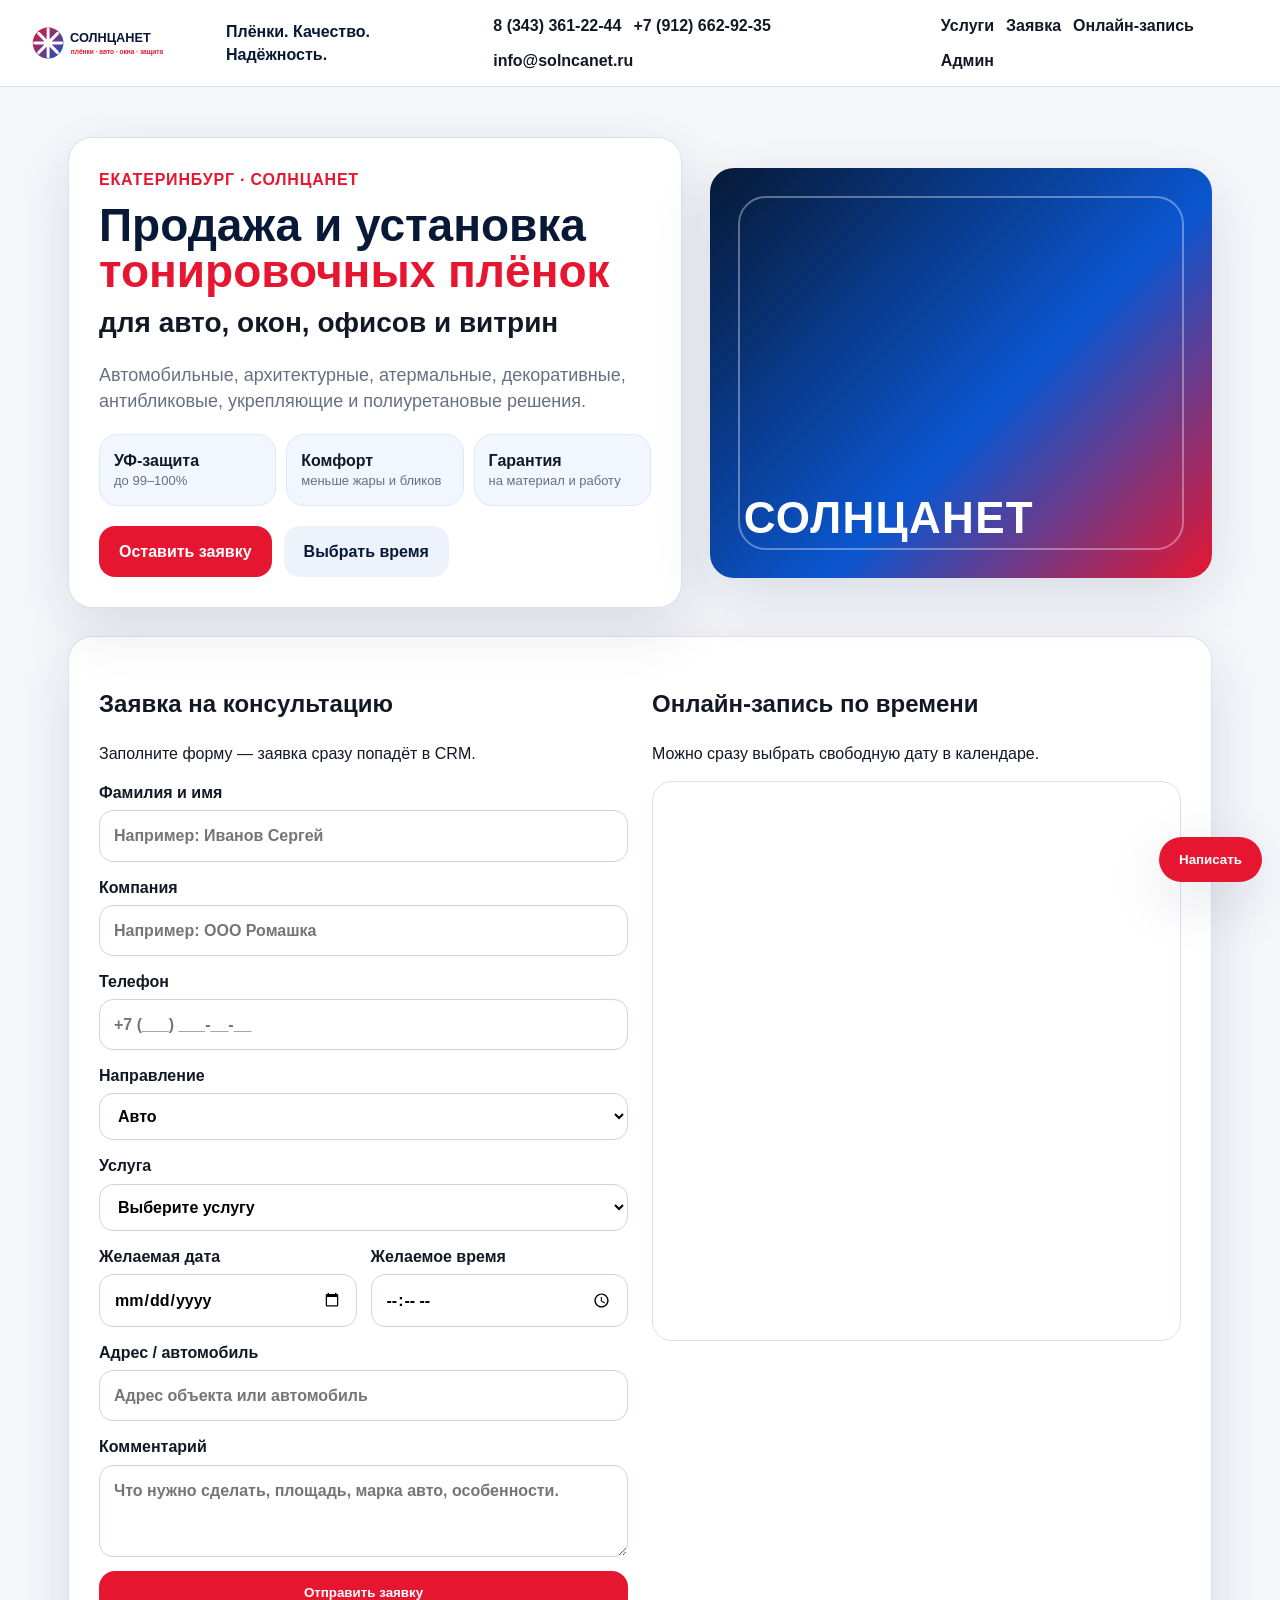
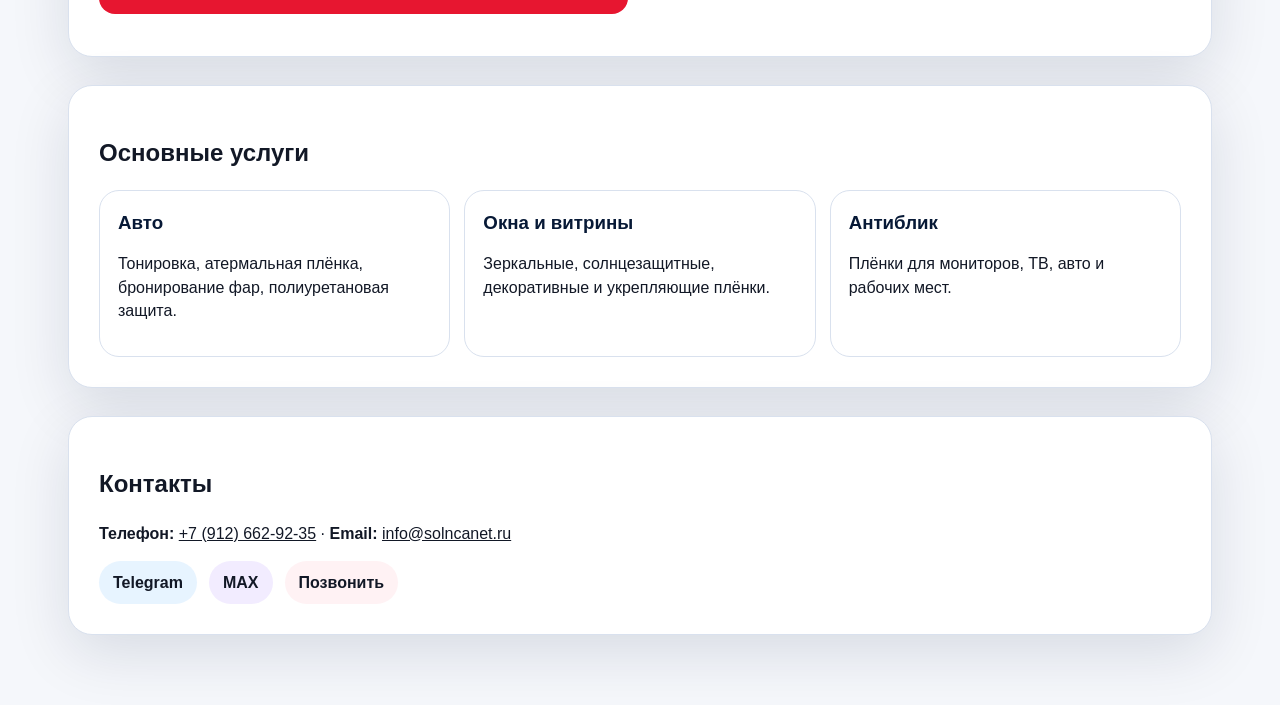
<file: index.html>
<!doctype html>
<html lang="ru">
<head>
  <meta charset="utf-8" />
  <meta name="viewport" content="width=device-width,initial-scale=1" />
  <title>СОЛНЦАНЕТ — продажа и установка плёнок</title>
  <meta name="description" content="СОЛНЦАНЕТ: тонировка авто, окон, балконов, витрин, антибликовые, декоративные, укрепляющие и полиуретановые плёнки. Онлайн-запись." />
  <link rel="manifest" href="/manifest.webmanifest" />
  <meta name="theme-color" content="#e71630" />
  <link rel="icon" href="/assets/icons/icon.svg" type="image/svg+xml" />
  <link rel="stylesheet" href="assets/site.css?v=67" />
</head>
<body>
  <header class="site-header">
    <a class="logo" href="index.html"><img src="assets/logo-solncanet.svg" alt="СОЛНЦАНЕТ"><span>Плёнки. Качество. Надёжность.</span></a>
    <div class="header-contacts"><a href="tel:+73433612244">8 (343) 361-22-44</a><a href="tel:+79126629235">+7 (912) 662-92-35</a><a href="mailto:info@solncanet.ru">info@solncanet.ru</a></div>
    <nav class="nav"><a href="#services">Услуги</a><a href="#booking">Заявка</a><a href="zapis.html">Онлайн-запись</a><a href="admin.html">Админ</a></nav>
  </header>

  <main>
    <section class="hero">
      <div class="hero__text">
        <p class="pretitle">Екатеринбург · СОЛНЦАНЕТ</p>
        <h1>Продажа и установка <span>тонировочных плёнок</span></h1>
        <h2>для авто, окон, офисов и витрин</h2>
        <p class="hero__desc">Автомобильные, архитектурные, атермальные, декоративные, антибликовые, укрепляющие и полиуретановые решения.</p>
        <div class="hero-badges"><div><b>УФ-защита</b><span>до 99–100%</span></div><div><b>Комфорт</b><span>меньше жары и бликов</span></div><div><b>Гарантия</b><span>на материал и работу</span></div></div>
        <div class="hero-actions"><a class="btn btn--red" href="#booking">Оставить заявку</a><a class="btn btn--light" href="zapis.html">Выбрать время</a></div>
      </div>
      <div class="hero__image" aria-hidden="true"></div>
    </section>

    <section id="booking" class="booking-card">
      <div class="booking-form">
        <h2>Заявка на консультацию</h2>
        <p>Заполните форму — заявка сразу попадёт в CRM.</p>
        <form id="leadForm" class="lead-form-v7">
          <input type="text" name="hpCompany" class="hp-field" tabindex="-1" autocomplete="off" aria-hidden="true">
          <input type="hidden" name="formStartedAt" id="formStartedAt">
          <label>Фамилия и имя<input name="name" placeholder="Например: Иванов Сергей" autocomplete="name" required></label>
          <label>Компания<input name="companyName" placeholder="Например: ООО Ромашка" autocomplete="organization"></label>
          <label>Телефон<input name="phone" placeholder="+7 (___) ___-__-__" autocomplete="tel" required></label>
          <label>Направление<select name="direction"><option>Авто</option><option>Архитектура</option></select></label>
          <label>Услуга<select name="service" required><option value="">Выберите услугу</option><option>Тонировка стекол автомобиля</option><option>Атермальная тонировка автомобиля</option><option>Бронирование фар</option><option>Полиуретановая защита авто</option><option>Тонировка окон / балкона</option><option>Бронирование стекол / витрин</option><option>Декоративное тонирование</option><option>Антибликовая плёнка</option><option>Замер / консультация</option><option>Другое</option></select></label>
          <div class="form-row-2"><label>Желаемая дата<input name="preferredDate" type="date"></label><label>Желаемое время<input name="preferredTime" type="time"></label></div>
          <label>Адрес / автомобиль<input name="address" placeholder="Адрес объекта или автомобиль"></label>
          <label>Комментарий<textarea name="task" placeholder="Что нужно сделать, площадь, марка авто, особенности." required></textarea></label>
          <button class="btn btn--red" id="leadSubmitBtn" type="submit">Отправить заявку</button>
        </form>
        <div id="leadMessage" class="form-message"></div>
      </div>
      <div class="calendar-embed">
        <h2>Онлайн-запись по времени</h2>
        <p>Можно сразу выбрать свободную дату в календаре.</p>
        <iframe src="https://cal.com/solncanet?embed=true" title="Онлайн-запись СОЛНЦАНЕТ" loading="lazy" allow="camera; microphone; fullscreen; autoplay; clipboard-write"></iframe>
      </div>
    </section>

    <section id="services" class="services">
      <h2>Основные услуги</h2>
      <div class="cards">
        <div class="card"><h3>Авто</h3><p>Тонировка, атермальная плёнка, бронирование фар, полиуретановая защита.</p></div>
        <div class="card"><h3>Окна и витрины</h3><p>Зеркальные, солнцезащитные, декоративные и укрепляющие плёнки.</p></div>
        <div class="card"><h3>Антиблик</h3><p>Плёнки для мониторов, ТВ, авто и рабочих мест.</p></div>
      </div>
    </section>

    <section id="contacts" class="contacts">
      <h2>Контакты</h2>
      <p><b>Телефон:</b> <a href="tel:+79126629235">+7 (912) 662-92-35</a> · <b>Email:</b> <a href="mailto:info@solncanet.ru">info@solncanet.ru</a></p>
      <div class="booking-contact-choice"><a class="messenger messenger--tg" href="https://t.me/infosnt" target="_blank" rel="noopener">Telegram</a><a class="messenger messenger--max" href="https://max.ru/u/f9LHodD0cOJzCTZONeauAnUFGMjW4PM404PirE-rPHovceQ9714S84993z8" target="_blank" rel="noopener">MAX</a><a class="messenger messenger--phone" href="tel:+79126629235">Позвонить</a></div>
    </section>
  </main>

  <div class="floating-contact"><button class="floating-contact__main" type="button">Написать</button><div class="floating-contact__menu"><a href="https://t.me/infosnt" target="_blank" rel="noopener">Telegram</a><a href="https://max.ru/u/f9LHodD0cOJzCTZONeauAnUFGMjW4PM404PirE-rPHovceQ9714S84993z8" target="_blank" rel="noopener">MAX</a><a href="tel:+79126629235">Позвонить</a></div></div>
  <script src="assets/site.js?v=67"></script>
  <script src="assets/pwa.js?v=67"></script>
</body>
</html>
</file>
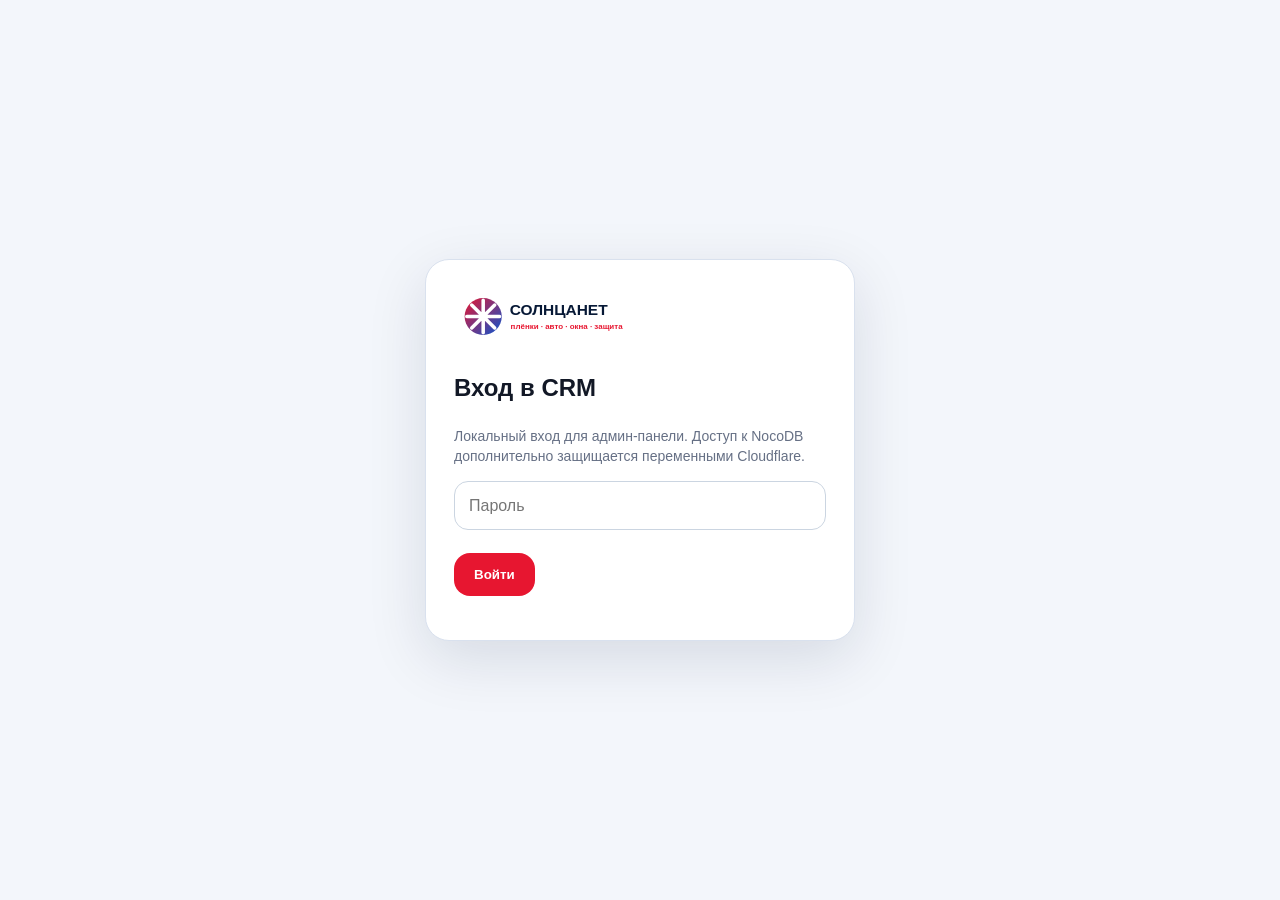
<file: admin.html>
<!doctype html>
<html lang="ru">
<head>
  <meta charset="utf-8" />
  <meta name="viewport" content="width=device-width,initial-scale=1" />
  <title>СОЛНЦАНЕТ CRM v67</title>
  <link rel="manifest" href="/manifest.webmanifest" />
  <meta name="theme-color" content="#e71630" />
  <link rel="icon" href="/assets/icons/icon.svg" type="image/svg+xml" />
  <link rel="stylesheet" href="assets/admin.css?v=67" />
</head>
<body class="admin-body">
  <section id="loginScreen" class="login-screen">
    <div class="login-card">
      <img src="assets/logo-solncanet.svg" alt="СОЛНЦАНЕТ">
      <h1>Вход в CRM</h1>
      <p class="hint">Локальный вход для админ-панели. Доступ к NocoDB дополнительно защищается переменными Cloudflare.</p>
      <form id="loginForm">
        <input id="loginPassword" type="password" placeholder="Пароль" autocomplete="current-password" required>
        <br><br>
        <button class="btn btn--red" type="submit">Войти</button>
      </form>
      <p id="loginMsg" class="message"></p>
    </div>
  </section>

  <section id="app" class="admin-shell hidden">
    <div class="admin-topbar">
      <div class="brand"><img src="assets/logo-solncanet.svg" alt="СОЛНЦАНЕТ"><span>CRM v67 clean</span></div>
      <div class="btn-row">
        <button id="newBtn" class="btn btn--red" type="button">+ Новая заявка</button>
        <button id="refreshBtn" class="btn btn--light" type="button">Обновить</button>
        <button id="logoutBtn" class="btn btn--light" type="button">Выйти</button>
      </div>
    </div>
    <div class="admin-layout">
      <aside class="sidebar">
        <button data-section="requests" class="active">Заявки</button>
        <button data-section="calendar">Календарь</button>
        <button data-section="reports">Отчёты</button>
        <button data-section="trash">Корзина</button>
        <button data-section="settings">Проверка</button>
      </aside>
      <main class="content">
        <p id="appMsg" class="message"></p>

        <section id="section-requests" class="panel">
          <div class="panel-title"><div><h1>Заявки</h1><p class="hint">Авто и архитектура. SMS: подтверждение автоматически, напоминания автоматически, перенос и отзыв вручную.</p></div><div class="btn-row"><button id="downloadXlsBtn" class="btn-small blue">Скачать Excel</button><button id="downloadCsvBtn" class="btn-small">CSV</button></div></div>
          <div class="stats"><div class="stat"><span>Всего</span><b id="statTotal">0</b></div><div class="stat"><span>Новые</span><b id="statNew">0</b></div><div class="stat"><span>Авто сумма</span><b id="statAuto">0 ₽</b></div><div class="stat"><span>м² архитектура</span><b id="statM2">0</b></div></div>
          <div class="filters"><input id="search" placeholder="Поиск: клиент, телефон, авто, адрес, услуга"><select id="directionFilter"><option value="">Все направления</option><option>Авто</option><option>Архитектура</option></select><select id="statusFilter"><option value="">Все статусы</option><option>Новая заявка</option><option>В работе</option><option>Выполнено</option><option>Оплачено</option><option>Отменена</option><option>Удалена</option></select><input id="dateFilter" type="date"><button id="clearFilters" class="btn-small" type="button">Сброс</button></div>
          <div class="table-wrap"><table><thead><tr><th>#</th><th>Дата</th><th>Клиент</th><th>Телефон</th><th>Направление</th><th>Объект</th><th>Услуга</th><th>Сумма / м²</th><th>Статус</th><th></th></tr></thead><tbody id="requestsBody"></tbody></table></div>
        </section>

        <section id="section-calendar" class="panel hidden">
          <h1>Календарь</h1>
          <p class="hint">Упрощённый список ближайших записей из заявок.</p>
          <div id="calendarList" class="cards"></div>
        </section>

        <section id="section-reports" class="panel hidden">
          <h1>Отчёты</h1>
          <div class="report-filters"><input id="reportFrom" type="date"><input id="reportTo" type="date"><select id="reportDirection"><option value="">Все направления</option><option>Авто</option><option>Архитектура</option></select><select id="reportStatus"><option value="">Все статусы</option><option>Выполнено</option><option>Оплачено</option><option>В работе</option><option>Новая заявка</option></select><button id="reportXlsBtn" class="btn-small blue">Скачать отчёт</button></div>
          <div class="table-wrap"><table><thead><tr><th>Показатель</th><th>Значение</th></tr></thead><tbody id="reportBody"></tbody></table></div>
        </section>

        <section id="section-trash" class="panel hidden">
          <h1>Корзина</h1>
          <p class="hint">Удаление безопасное: заявка получает статус «Удалена», физически из NocoDB не стирается.</p>
          <div class="table-wrap"><table><thead><tr><th>#</th><th>Дата</th><th>Клиент</th><th>Телефон</th><th>Услуга</th><th>Статус</th><th></th></tr></thead><tbody id="trashBody"></tbody></table></div>
        </section>

        <section id="section-settings" class="panel hidden">
          <h1>Проверка подключения</h1>
          <div class="btn-row"><button id="healthBtn" class="btn-small blue">Проверить Cloudflare / NocoDB / SMS</button><button id="runSmsCronBtn" class="btn-small blue">Запустить SMS-напоминания сейчас</button><button id="clearCacheBtn" class="btn-small">Очистить кеш браузера</button></div>
          <p id="healthResult" class="ok-note">После загрузки на Cloudflare нажмите проверку. Если переменные окружения заполнены, будет статус OK.</p><p class="hint">Автоматически отправляются: подтверждение записи, напоминание за день и за 2 часа. Вручную из карточки отправляются: перенос записи и благодарность с отзывом.</p>
          <div class="danger-note"><b>Важно:</b> эта сборка содержит SMS-автоматизацию v67. В GitHub нужно загрузить содержимое архива в корень репозитория.</div>
        </section>
      </main>
    </div>
  </section>

  <dialog id="requestDialog">
    <div class="dialog-head"><div><h2 id="dialogTitle">Заявка</h2><p id="dialogSub" class="hint">Сохраните изменения кнопкой «Сохранить».</p></div><button id="closeDialog" class="close-x" type="button">×</button></div>
    <div class="dialog-body">
      <div class="dialog-grid">
        <label class="field">Дата записи<input id="fDate" type="date"></label>
        <label class="field">Время записи<input id="fTime" type="time"></label>
        <label class="field">Статус<select id="fStatus"><option>Новая заявка</option><option>В работе</option><option>Выполнено</option><option>Оплачено</option><option>Отменена</option><option>Удалена</option></select></label>
        <label class="field">Направление<select id="fDirection"><option>Авто</option><option>Архитектура</option></select></label>
        <label class="field">Имя клиента<input id="fName" placeholder="Фамилия имя"></label>
        <label class="field">Телефон<input id="fPhone" placeholder="+7..."></label>
        <label class="field">Ответственный<input id="fResponsible" placeholder="Роман / Сергей / монтажник"></label>
        <label class="field">Компания<input id="fCompany" placeholder="Название компании"></label>
        <label class="field arch-only" data-arch-field="m2">Итоговый м²<input id="fM2" inputmode="decimal"></label>
        <label class="field arch-only" data-arch-field="film">Материал / плёнка<input id="fFilm" placeholder="Материал для архитектуры"></label>
        <label class="field arch-only full" data-arch-field="address">Адрес<input id="fAddress" placeholder="Адрес объекта"></label>
        <label class="field arch-only full" data-arch-field="service">Услуга<input id="fService" placeholder="Например: тонировка окон"></label>

        <div id="autoBlock" class="dialog-section">
          <h3>Авто</h3>
          <label class="field">Автомобиль<input id="fAuto" placeholder="Например: Solaris 2015, BMW X5"></label>
          <h3>Услуги и стоимость</h3>
          <div id="autoRows"></div>
          <button id="addAutoService" class="btn-small blue" type="button">+ услуга</button>
          <div class="auto-total">Общая стоимость: <b id="autoTotal">0 ₽</b></div>
        </div>

        <label class="field full">Комментарий<textarea id="fComment" placeholder="Комментарий клиента / администратора"></textarea></label>
      </div>
    </div>
    <div class="dialog-actions"><button id="deleteBtn" class="btn-small red" type="button">В корзину</button><button id="sendRescheduleSmsBtn" class="btn-small blue" type="button">SMS перенос</button><button id="sendReviewSmsBtn" class="btn-small blue" type="button">SMS отзыв</button><button id="saveBtn" class="btn btn--red" type="button">Сохранить</button></div>
  </dialog>

  <script src="assets/admin.js?v=67"></script>
</body>
</html>
</file>
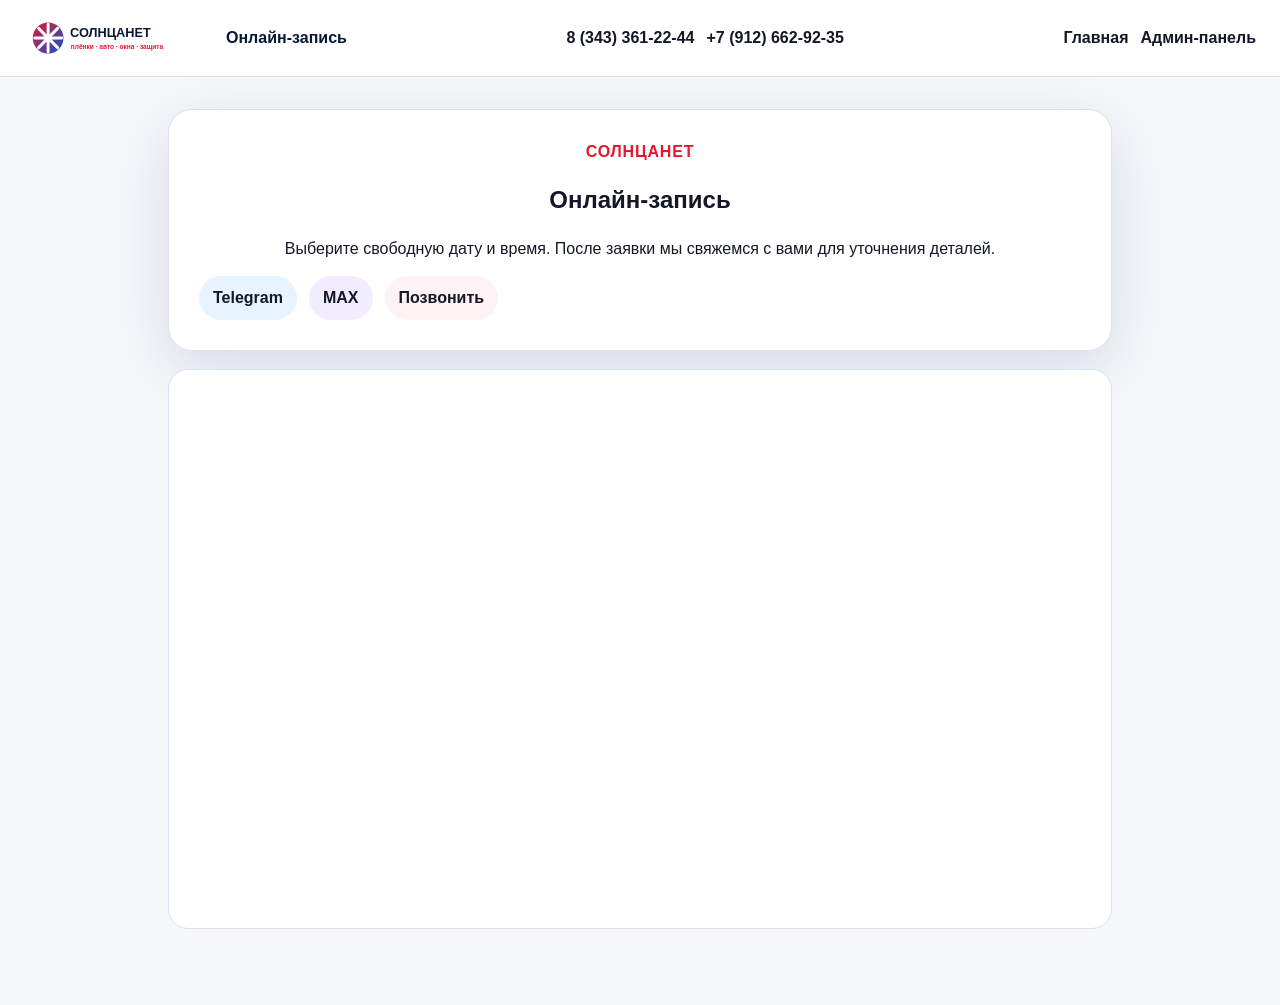
<file: zapis.html>
<!doctype html>
<html lang="ru">
<head>
  <meta charset="utf-8" />
  <meta name="viewport" content="width=device-width,initial-scale=1" />
  <title>Онлайн-запись — СОЛНЦАНЕТ</title>
  <link rel="manifest" href="/manifest.webmanifest" />
  <meta name="theme-color" content="#e71630" />
  <link rel="icon" href="/assets/icons/icon.svg" type="image/svg+xml" />
  <link rel="stylesheet" href="assets/site.css?v=67" />
</head>
<body class="booking-page">
  <header class="site-header">
    <a class="logo" href="index.html"><img src="assets/logo-solncanet.svg" alt="СОЛНЦАНЕТ"><span>Онлайн-запись</span></a>
    <div class="header-contacts"><a href="tel:+73433612244">8 (343) 361-22-44</a><a href="tel:+79126629235">+7 (912) 662-92-35</a></div>
    <nav class="nav"><a href="index.html">Главная</a><a href="admin.html">Админ-панель</a></nav>
  </header>
  <main class="booking-only">
    <section class="booking-only__intro">
      <p class="pretitle">СОЛНЦАНЕТ</p>
      <h1>Онлайн-запись</h1>
      <p>Выберите свободную дату и время. После заявки мы свяжемся с вами для уточнения деталей.</p>
      <div class="booking-contact-choice"><a class="messenger messenger--tg" href="https://t.me/infosnt" target="_blank" rel="noopener">Telegram</a><a class="messenger messenger--max" href="https://max.ru/u/f9LHodD0cOJzCTZONeauAnUFGMjW4PM404PirE-rPHovceQ9714S84993z8" target="_blank" rel="noopener">MAX</a><a class="messenger messenger--phone" href="tel:+79126629235">Позвонить</a></div>
    </section>
    <iframe src="https://cal.com/solncanet?embed=true" title="Онлайн-запись СОЛНЦАНЕТ" loading="lazy" allow="camera; microphone; fullscreen; autoplay; clipboard-write"></iframe>
  </main>
  <script src="assets/site.js?v=67"></script><script src="assets/pwa.js?v=67"></script>
</body>
</html>
</file>
<file: assets/site.css>
:root{--red:#e71630;--blue:#0b56d0;--navy:#071936;--text:#121826;--muted:#667085;--line:#d9e1ee;--bg:#f5f7fb;--card:#fff;--shadow:0 18px 60px rgba(7,25,54,.12);--radius:24px}*{box-sizing:border-box}body{margin:0;font-family:Arial,Helvetica,sans-serif;color:var(--text);background:var(--bg);line-height:1.45}a{color:inherit}.site-header{position:sticky;top:0;z-index:10;display:flex;align-items:center;gap:22px;justify-content:space-between;padding:14px 24px;background:rgba(255,255,255,.93);backdrop-filter:blur(10px);border-bottom:1px solid var(--line)}.logo{display:flex;align-items:center;gap:12px;text-decoration:none;font-weight:900;color:var(--navy)}.logo img{width:190px;max-height:52px}.header-contacts,.nav{display:flex;gap:12px;flex-wrap:wrap}.header-contacts a,.nav a{font-weight:700;text-decoration:none}.nav a:hover,.header-contacts a:hover{color:var(--red)}main{max-width:1180px;margin:0 auto;padding:32px 18px 70px}.hero{display:grid;grid-template-columns:1.1fr .9fr;gap:28px;align-items:center;margin-top:18px}.hero__text,.booking-card,.services,.advantages,.contacts,.booking-only__intro{background:var(--card);border:1px solid var(--line);border-radius:var(--radius);box-shadow:var(--shadow);padding:30px}.pretitle{margin:0 0 10px;color:var(--red);font-weight:900;letter-spacing:.05em;text-transform:uppercase}.hero h1{font-size:46px;line-height:1.02;margin:0;color:var(--navy)}.hero h1 span{color:var(--red)}.hero h2{font-size:28px;margin:8px 0 12px}.hero__desc{font-size:18px;color:var(--muted)}.hero-badges{display:grid;grid-template-columns:repeat(3,1fr);gap:10px;margin:20px 0}.hero-badges div{padding:14px;border-radius:18px;background:#f2f6ff;border:1px solid #dbe7ff}.hero-badges b,.hero-badges span{display:block}.hero-badges span{color:var(--muted);font-size:13px}.btn{display:inline-flex;align-items:center;justify-content:center;border:0;border-radius:16px;padding:14px 20px;font-weight:900;text-decoration:none;cursor:pointer}.btn--red{background:var(--red);color:#fff}.btn--blue{background:var(--blue);color:#fff}.btn--light{background:#eef3fb;color:var(--navy)}.hero-actions,.contact-choice div,.booking-contact-choice{display:flex;gap:12px;flex-wrap:wrap}.hero__image{min-height:410px;border-radius:var(--radius);background:linear-gradient(135deg,#071936,#0b56d0 58%,#e71630);box-shadow:var(--shadow);position:relative;overflow:hidden}.hero__image:before{content:"";position:absolute;inset:28px;border:2px solid rgba(255,255,255,.35);border-radius:28px}.hero__image:after{content:"СОЛНЦАНЕТ";position:absolute;left:34px;bottom:28px;color:#fff;font-size:44px;font-weight:900;letter-spacing:.03em}.hero__image img{display:none}.booking-card{display:grid;grid-template-columns:1fr 1fr;gap:24px;margin-top:28px}.lead-form-v7{display:grid;gap:14px}.lead-form-v7 label{display:grid;gap:6px;font-weight:800}.lead-form-v7 input,.lead-form-v7 select,.lead-form-v7 textarea{width:100%;border:1px solid #cbd5e1;border-radius:14px;padding:13px 14px;font:inherit;background:#fff}.lead-form-v7 textarea{min-height:92px;resize:vertical}.form-row-2{display:grid;grid-template-columns:1fr 1fr;gap:14px}.form-message{margin-top:12px;font-weight:800}.form-message.ok{color:#0a7a34}.form-message.bad{color:#b42318}.calendar-embed iframe,.booking-only iframe{width:100%;min-height:560px;border:1px solid var(--line);border-radius:20px;background:#fff}.services,.advantages,.contacts{margin-top:28px}.cards{display:grid;grid-template-columns:repeat(3,1fr);gap:14px}.card{padding:18px;border-radius:20px;border:1px solid var(--line);background:#fff}.card h3{margin:0 0 8px;color:var(--navy)}.messenger{padding:10px 14px;border-radius:999px;text-decoration:none;font-weight:900;background:#eef3fb}.messenger--tg{background:#e7f4ff}.messenger--max{background:#f2ecff}.messenger--phone{background:#fff2f4}.floating-contact{position:fixed;right:18px;bottom:18px;z-index:20}.floating-contact__main{border:0;border-radius:999px;background:var(--red);color:#fff;padding:15px 20px;font-weight:900;box-shadow:var(--shadow)}.floating-contact__menu{display:none;position:absolute;right:0;bottom:58px;background:#fff;border:1px solid var(--line);border-radius:18px;box-shadow:var(--shadow);padding:10px;min-width:180px}.floating-contact:hover .floating-contact__menu,.floating-contact.open .floating-contact__menu{display:grid;gap:6px}.floating-contact__menu a{text-decoration:none;padding:10px;border-radius:12px}.floating-contact__menu a:hover{background:#f2f6ff}.booking-page main{max-width:980px}.booking-only__intro{text-align:center;margin-bottom:18px}.hp-field{display:none!important}@media(max-width:900px){.site-header,.header-contacts,.nav{display:block}.header-contacts,.nav{margin-top:8px}.hero,.booking-card,.cards{grid-template-columns:1fr}.hero h1{font-size:34px}.hero-badges{grid-template-columns:1fr}.form-row-2{grid-template-columns:1fr}.logo img{width:160px}}
</file>
<file: assets/admin.css>
:root{--red:#e71630;--blue:#0b56d0;--navy:#071936;--text:#121826;--muted:#667085;--line:#d9e1ee;--bg:#f5f7fb;--card:#fff;--shadow:0 18px 60px rgba(7,25,54,.12);--radius:24px}*{box-sizing:border-box}body{margin:0;font-family:Arial,Helvetica,sans-serif;color:var(--text);background:var(--bg);line-height:1.45}a{color:inherit}.site-header{position:sticky;top:0;z-index:10;display:flex;align-items:center;gap:22px;justify-content:space-between;padding:14px 24px;background:rgba(255,255,255,.93);backdrop-filter:blur(10px);border-bottom:1px solid var(--line)}.logo{display:flex;align-items:center;gap:12px;text-decoration:none;font-weight:900;color:var(--navy)}.logo img{width:190px;max-height:52px}.header-contacts,.nav{display:flex;gap:12px;flex-wrap:wrap}.header-contacts a,.nav a{font-weight:700;text-decoration:none}.nav a:hover,.header-contacts a:hover{color:var(--red)}main{max-width:1180px;margin:0 auto;padding:32px 18px 70px}.hero{display:grid;grid-template-columns:1.1fr .9fr;gap:28px;align-items:center;margin-top:18px}.hero__text,.booking-card,.services,.advantages,.contacts,.booking-only__intro{background:var(--card);border:1px solid var(--line);border-radius:var(--radius);box-shadow:var(--shadow);padding:30px}.pretitle{margin:0 0 10px;color:var(--red);font-weight:900;letter-spacing:.05em;text-transform:uppercase}.hero h1{font-size:46px;line-height:1.02;margin:0;color:var(--navy)}.hero h1 span{color:var(--red)}.hero h2{font-size:28px;margin:8px 0 12px}.hero__desc{font-size:18px;color:var(--muted)}.hero-badges{display:grid;grid-template-columns:repeat(3,1fr);gap:10px;margin:20px 0}.hero-badges div{padding:14px;border-radius:18px;background:#f2f6ff;border:1px solid #dbe7ff}.hero-badges b,.hero-badges span{display:block}.hero-badges span{color:var(--muted);font-size:13px}.btn{display:inline-flex;align-items:center;justify-content:center;border:0;border-radius:16px;padding:14px 20px;font-weight:900;text-decoration:none;cursor:pointer}.btn--red{background:var(--red);color:#fff}.btn--blue{background:var(--blue);color:#fff}.btn--light{background:#eef3fb;color:var(--navy)}.hero-actions,.contact-choice div,.booking-contact-choice{display:flex;gap:12px;flex-wrap:wrap}.hero__image{min-height:410px;border-radius:var(--radius);background:linear-gradient(135deg,#071936,#0b56d0 58%,#e71630);box-shadow:var(--shadow);position:relative;overflow:hidden}.hero__image:before{content:"";position:absolute;inset:28px;border:2px solid rgba(255,255,255,.35);border-radius:28px}.hero__image:after{content:"СОЛНЦАНЕТ";position:absolute;left:34px;bottom:28px;color:#fff;font-size:44px;font-weight:900;letter-spacing:.03em}.hero__image img{display:none}.booking-card{display:grid;grid-template-columns:1fr 1fr;gap:24px;margin-top:28px}.lead-form-v7{display:grid;gap:14px}.lead-form-v7 label{display:grid;gap:6px;font-weight:800}.lead-form-v7 input,.lead-form-v7 select,.lead-form-v7 textarea{width:100%;border:1px solid #cbd5e1;border-radius:14px;padding:13px 14px;font:inherit;background:#fff}.lead-form-v7 textarea{min-height:92px;resize:vertical}.form-row-2{display:grid;grid-template-columns:1fr 1fr;gap:14px}.form-message{margin-top:12px;font-weight:800}.form-message.ok{color:#0a7a34}.form-message.bad{color:#b42318}.calendar-embed iframe,.booking-only iframe{width:100%;min-height:560px;border:1px solid var(--line);border-radius:20px;background:#fff}.services,.advantages,.contacts{margin-top:28px}.cards{display:grid;grid-template-columns:repeat(3,1fr);gap:14px}.card{padding:18px;border-radius:20px;border:1px solid var(--line);background:#fff}.card h3{margin:0 0 8px;color:var(--navy)}.messenger{padding:10px 14px;border-radius:999px;text-decoration:none;font-weight:900;background:#eef3fb}.messenger--tg{background:#e7f4ff}.messenger--max{background:#f2ecff}.messenger--phone{background:#fff2f4}.floating-contact{position:fixed;right:18px;bottom:18px;z-index:20}.floating-contact__main{border:0;border-radius:999px;background:var(--red);color:#fff;padding:15px 20px;font-weight:900;box-shadow:var(--shadow)}.floating-contact__menu{display:none;position:absolute;right:0;bottom:58px;background:#fff;border:1px solid var(--line);border-radius:18px;box-shadow:var(--shadow);padding:10px;min-width:180px}.floating-contact:hover .floating-contact__menu,.floating-contact.open .floating-contact__menu{display:grid;gap:6px}.floating-contact__menu a{text-decoration:none;padding:10px;border-radius:12px}.floating-contact__menu a:hover{background:#f2f6ff}.booking-page main{max-width:980px}.booking-only__intro{text-align:center;margin-bottom:18px}.hp-field{display:none!important}@media(max-width:900px){.site-header,.header-contacts,.nav{display:block}.header-contacts,.nav{margin-top:8px}.hero,.booking-card,.cards{grid-template-columns:1fr}.hero h1{font-size:34px}.hero-badges{grid-template-columns:1fr}.form-row-2{grid-template-columns:1fr}.logo img{width:160px}}
body.admin-body{background:#f3f6fb}.admin-shell{min-height:100vh}.admin-topbar{position:sticky;top:0;z-index:20;display:flex;justify-content:space-between;align-items:center;gap:12px;padding:12px 18px;background:#fff;border-bottom:1px solid var(--line);box-shadow:0 6px 24px rgba(7,25,54,.06)}.admin-topbar .brand{display:flex;align-items:center;gap:12px;font-weight:900}.admin-topbar img{width:170px}.admin-layout{display:grid;grid-template-columns:260px 1fr;gap:18px;max-width:1500px;margin:0 auto;padding:18px}.sidebar{background:#fff;border:1px solid var(--line);border-radius:22px;padding:14px;align-self:start;position:sticky;top:84px}.sidebar button{width:100%;text-align:left;margin:4px 0;border:0;border-radius:14px;padding:12px 14px;background:#fff;font-weight:900;cursor:pointer}.sidebar button.active,.sidebar button:hover{background:#eef3fb;color:var(--blue)}.content{display:grid;gap:16px}.panel{background:#fff;border:1px solid var(--line);border-radius:22px;box-shadow:0 10px 34px rgba(7,25,54,.07);padding:18px}.panel-title{display:flex;justify-content:space-between;gap:12px;align-items:center;flex-wrap:wrap}.filters{display:grid;grid-template-columns:2fr 1fr 1fr 1fr auto;gap:10px;margin:14px 0}.filters input,.filters select,.dialog-grid input,.dialog-grid select,.dialog-grid textarea,.auto-row input,.login-card input,.report-filters input,.report-filters select{width:100%;border:1px solid #cbd5e1;border-radius:14px;padding:12px 14px;font:inherit;background:#fff}.table-wrap{overflow:auto;border:1px solid var(--line);border-radius:18px}table{width:100%;border-collapse:separate;border-spacing:0;background:#fff}th,td{padding:12px;border-bottom:1px solid #edf1f7;text-align:left;vertical-align:top;white-space:nowrap}th{position:sticky;top:0;background:#f8fafc;font-size:13px;text-transform:uppercase;color:#475467}tr:hover td{background:#fbfdff}.status-pill{display:inline-flex;border-radius:999px;padding:6px 10px;font-weight:900;background:#eef3fb;color:#0b56d0}.status-pill.done{background:#eaf8ef;color:#0a7a34}.status-pill.cancel{background:#fff1f3;color:#b42318}.btn-small{border:1px solid #cbd5e1;border-radius:12px;background:#fff;padding:8px 11px;font-weight:900;cursor:pointer}.btn-small.red{background:#fff1f3;color:#b42318;border-color:#ffd4dc}.btn-small.blue{background:#edf5ff;color:#0b56d0;border-color:#d2e5ff}.btn-row{display:flex;gap:8px;flex-wrap:wrap}.login-screen{min-height:100vh;display:grid;place-items:center;padding:20px}.login-card{max-width:430px;width:100%;background:#fff;border:1px solid var(--line);border-radius:24px;box-shadow:var(--shadow);padding:28px}.login-card img{width:230px}.hint{color:var(--muted);font-size:14px}.message{font-weight:900}.message.ok{color:#0a7a34}.message.bad{color:#b42318}dialog{border:0;border-radius:24px;box-shadow:0 30px 90px rgba(7,25,54,.25);max-width:1050px;width:calc(100vw - 30px);padding:0}dialog::backdrop{background:rgba(7,25,54,.48)}.dialog-head{display:flex;justify-content:space-between;gap:12px;align-items:flex-start;padding:18px 18px 10px;border-bottom:1px solid var(--line)}.dialog-body{padding:18px;max-height:calc(100vh - 150px);overflow:auto}.dialog-grid{display:grid;grid-template-columns:1fr 1fr;gap:14px}.field{display:grid;gap:6px;font-weight:900}.field.full{grid-column:1/-1}.field textarea{min-height:86px;resize:vertical}.dialog-section{grid-column:1/-1;border:1px solid var(--line);border-radius:20px;padding:16px;background:#fbfdff;margin-top:8px}.auto-row{display:grid;grid-template-columns:1.4fr 1fr .55fr auto;gap:10px;margin:9px 0;align-items:center}.auto-total{text-align:right;font-size:18px;margin-top:10px}.dialog-actions{display:flex;gap:10px;justify-content:flex-end;flex-wrap:wrap;padding:14px 18px;border-top:1px solid var(--line);background:#fbfdff}.close-x{border:1px solid var(--line);border-radius:999px;background:#fff;width:38px;height:38px;font-size:20px;cursor:pointer}.stats{display:grid;grid-template-columns:repeat(4,1fr);gap:12px}.stat{background:#fff;border:1px solid var(--line);border-radius:18px;padding:14px}.stat b{display:block;font-size:24px;color:var(--navy)}.hidden{display:none!important}.report-filters{display:grid;grid-template-columns:repeat(5,1fr);gap:10px;margin:14px 0}.danger-note{background:#fff5f6;border:1px solid #ffd4dc;color:#8a1020;border-radius:16px;padding:12px}.ok-note{background:#ecfdf3;border:1px solid #bbf7d0;color:#07612c;border-radius:16px;padding:12px}@media(max-width:980px){.admin-layout{grid-template-columns:1fr}.sidebar{position:static}.filters,.dialog-grid,.stats,.report-filters{grid-template-columns:1fr}.auto-row{grid-template-columns:1fr}.admin-topbar{display:block}.admin-topbar .btn-row{margin-top:10px}}
</file>
